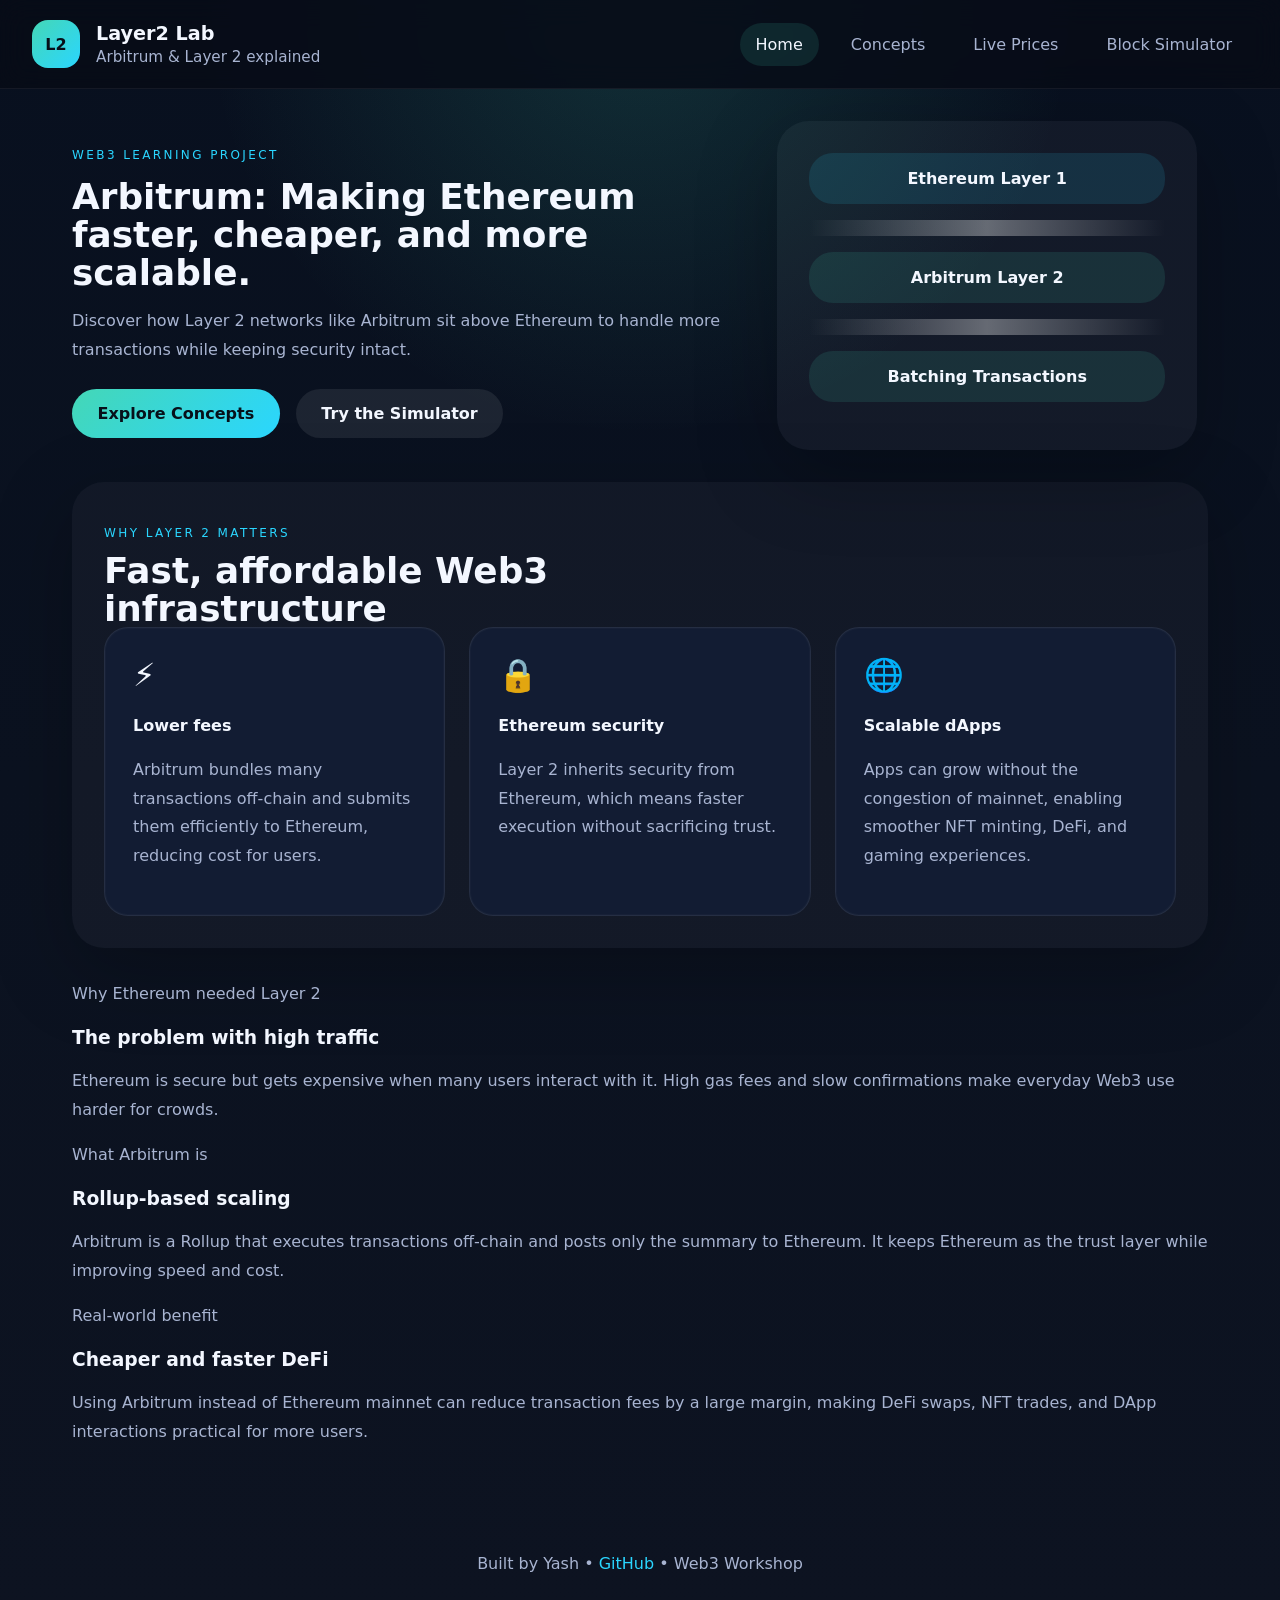
<file: index.html>
<!DOCTYPE html>
<html lang="en">
<head>
  <meta charset="UTF-8" />
  <meta name="viewport" content="width=device-width, initial-scale=1.0" />
  <title>Layer2 Lab — Arbitrum Explorer</title>
  <link rel="stylesheet" href="styles.css" />
  <script defer src="script.js"></script>
</head>
<body class="page-home">
  <header class="site-header">
    <div class="brand">
      <div class="brand-mark">L2</div>
      <div>
        <h1>Layer2 Lab</h1>
        <p>Arbitrum & Layer 2 explained</p>
      </div>
    </div>
    <nav class="site-nav">
      <a href="index.html" class="active">Home</a>
      <a href="concepts.html">Concepts</a>
      <a href="prices.html">Live Prices</a>
      <a href="simulator.html">Block Simulator</a>
    </nav>
  </header>

  <main>
    <section class="hero hero-arbitrum">
      <div class="hero-copy">
        <p class="eyebrow">Web3 Learning Project</p>
        <h2>Arbitrum: Making Ethereum faster, cheaper, and more scalable.</h2>
        <p>Discover how Layer 2 networks like Arbitrum sit above Ethereum to handle more transactions while keeping security intact.</p>
        <div class="hero-actions">
          <a href="concepts.html" class="button">Explore Concepts</a>
          <a href="simulator.html" class="button button-secondary">Try the Simulator</a>
        </div>
      </div>
      <div class="hero-graphic">
        <div class="block-visual">
          <div class="block block-primary">Ethereum Layer 1</div>
          <div class="chain-line"></div>
          <div class="block block-secondary">Arbitrum Layer 2</div>
          <div class="chain-line"></div>
          <div class="block block-secondary">Batching Transactions</div>
        </div>
      </div>
    </section>

    <section class="features">
      <div class="section-heading">
        <p class="eyebrow">Why Layer 2 matters</p>
        <h3>Fast, affordable Web3 infrastructure</h3>
      </div>
      <div class="feature-grid">
        <article class="feature-card">
          <div class="feature-icon">⚡</div>
          <h4>Lower fees</h4>
          <p>Arbitrum bundles many transactions off-chain and submits them efficiently to Ethereum, reducing cost for users.</p>
        </article>
        <article class="feature-card">
          <div class="feature-icon">🔒</div>
          <h4>Ethereum security</h4>
          <p>Layer 2 inherits security from Ethereum, which means faster execution without sacrificing trust.</p>
        </article>
        <article class="feature-card">
          <div class="feature-icon">🌐</div>
          <h4>Scalable dApps</h4>
          <p>Apps can grow without the congestion of mainnet, enabling smoother NFT minting, DeFi, and gaming experiences.</p>
        </article>
      </div>
    </section>

    <section class="content-block">
      <div class="content-split">
        <div>
          <p class="eyebrow">Why Ethereum needed Layer 2</p>
          <h3>The problem with high traffic</h3>
          <p>Ethereum is secure but gets expensive when many users interact with it. High gas fees and slow confirmations make everyday Web3 use harder for crowds.</p>
        </div>
        <div>
          <p class="eyebrow">What Arbitrum is</p>
          <h3>Rollup-based scaling</h3>
          <p>Arbitrum is a Rollup that executes transactions off-chain and posts only the summary to Ethereum. It keeps Ethereum as the trust layer while improving speed and cost.</p>
        </div>
        <div>
          <p class="eyebrow">Real-world benefit</p>
          <h3>Cheaper and faster DeFi</h3>
          <p>Using Arbitrum instead of Ethereum mainnet can reduce transaction fees by a large margin, making DeFi swaps, NFT trades, and DApp interactions practical for more users.</p>
        </div>
      </div>
    </section>
  </main>

  <footer class="site-footer">
    <p>Built by Yash • <a href="https://github.com/haresh" target="_blank" rel="noreferrer">GitHub</a> • Web3 Workshop</p>
  </footer>
</body>
</html>
</file>
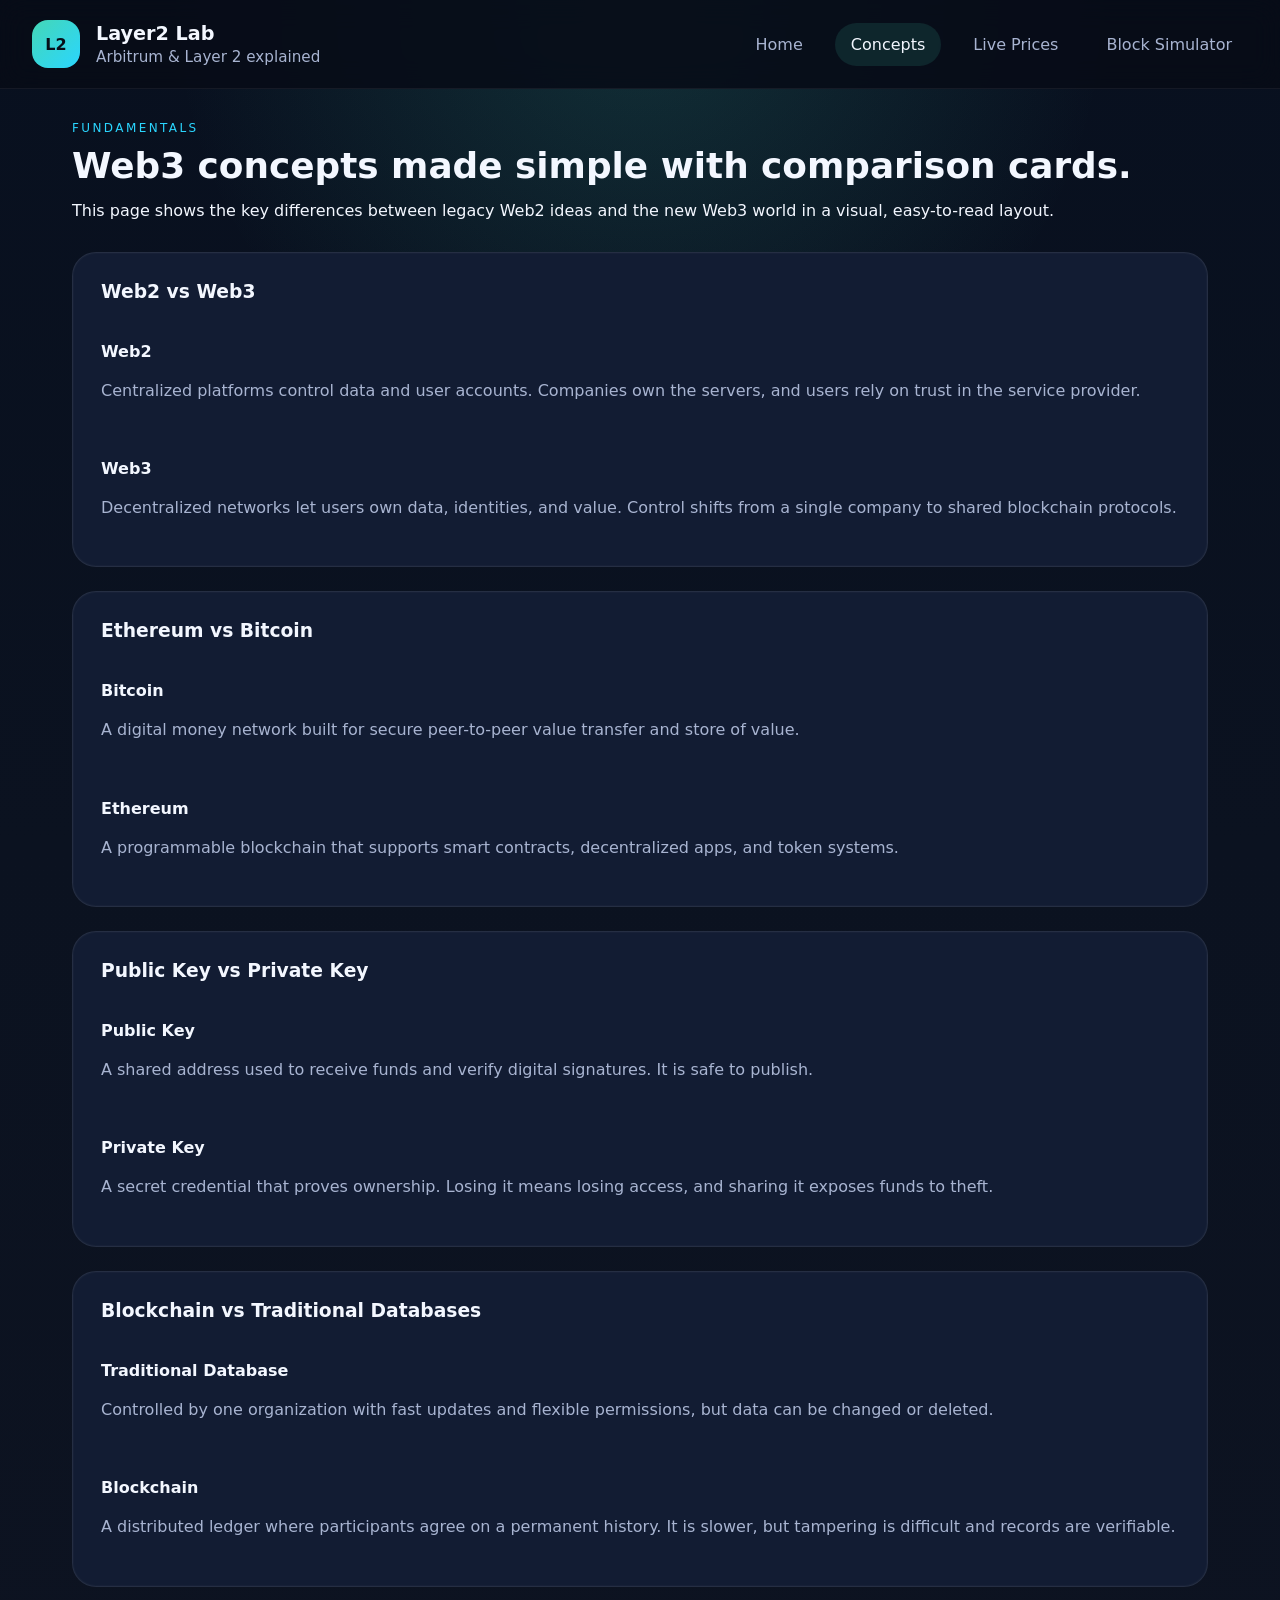
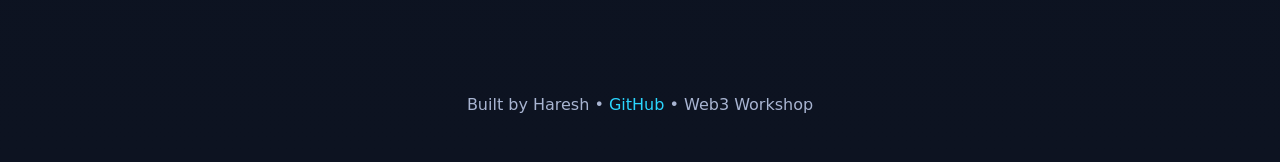
<file: concepts.html>
<!DOCTYPE html>
<html lang="en">
<head>
  <meta charset="UTF-8" />
  <meta name="viewport" content="width=device-width, initial-scale=1.0" />
  <title>Web3 Concepts — Layer2 Lab</title>
  <link rel="stylesheet" href="styles.css" />
  <script defer src="script.js"></script>
</head>
<body class="page-concepts">
  <header class="site-header">
    <div class="brand">
      <div class="brand-mark">L2</div>
      <div>
        <h1>Layer2 Lab</h1>
        <p>Arbitrum & Layer 2 explained</p>
      </div>
    </div>
    <nav class="site-nav">
      <a href="index.html">Home</a>
      <a href="concepts.html" class="active">Concepts</a>
      <a href="prices.html">Live Prices</a>
      <a href="simulator.html">Block Simulator</a>
    </nav>
  </header>

  <main>
    <section class="page-intro">
      <p class="eyebrow">Fundamentals</p>
      <h2>Web3 concepts made simple with comparison cards.</h2>
      <p>This page shows the key differences between legacy Web2 ideas and the new Web3 world in a visual, easy-to-read layout.</p>
    </section>

    <section class="concept-grid">
      <article class="concept-card">
        <h3>Web2 vs Web3</h3>
        <div class="concept-row">
          <div>
            <h4>Web2</h4>
            <p>Centralized platforms control data and user accounts. Companies own the servers, and users rely on trust in the service provider.</p>
          </div>
          <div>
            <h4>Web3</h4>
            <p>Decentralized networks let users own data, identities, and value. Control shifts from a single company to shared blockchain protocols.</p>
          </div>
        </div>
      </article>
      <article class="concept-card">
        <h3>Ethereum vs Bitcoin</h3>
        <div class="concept-row">
          <div>
            <h4>Bitcoin</h4>
            <p>A digital money network built for secure peer-to-peer value transfer and store of value.</p>
          </div>
          <div>
            <h4>Ethereum</h4>
            <p>A programmable blockchain that supports smart contracts, decentralized apps, and token systems.</p>
          </div>
        </div>
      </article>
      <article class="concept-card">
        <h3>Public Key vs Private Key</h3>
        <div class="concept-row">
          <div>
            <h4>Public Key</h4>
            <p>A shared address used to receive funds and verify digital signatures. It is safe to publish.</p>
          </div>
          <div>
            <h4>Private Key</h4>
            <p>A secret credential that proves ownership. Losing it means losing access, and sharing it exposes funds to theft.</p>
          </div>
        </div>
      </article>
      <article class="concept-card">
        <h3>Blockchain vs Traditional Databases</h3>
        <div class="concept-row">
          <div>
            <h4>Traditional Database</h4>
            <p>Controlled by one organization with fast updates and flexible permissions, but data can be changed or deleted.</p>
          </div>
          <div>
            <h4>Blockchain</h4>
            <p>A distributed ledger where participants agree on a permanent history. It is slower, but tampering is difficult and records are verifiable.</p>
          </div>
        </div>
      </article>
    </section>
  </main>

  <footer class="site-footer">
    <p>Built by Haresh • <a href="https://github.com/haresh" target="_blank" rel="noreferrer">GitHub</a> • Web3 Workshop</p>
  </footer>
</body>
</html>
</file>
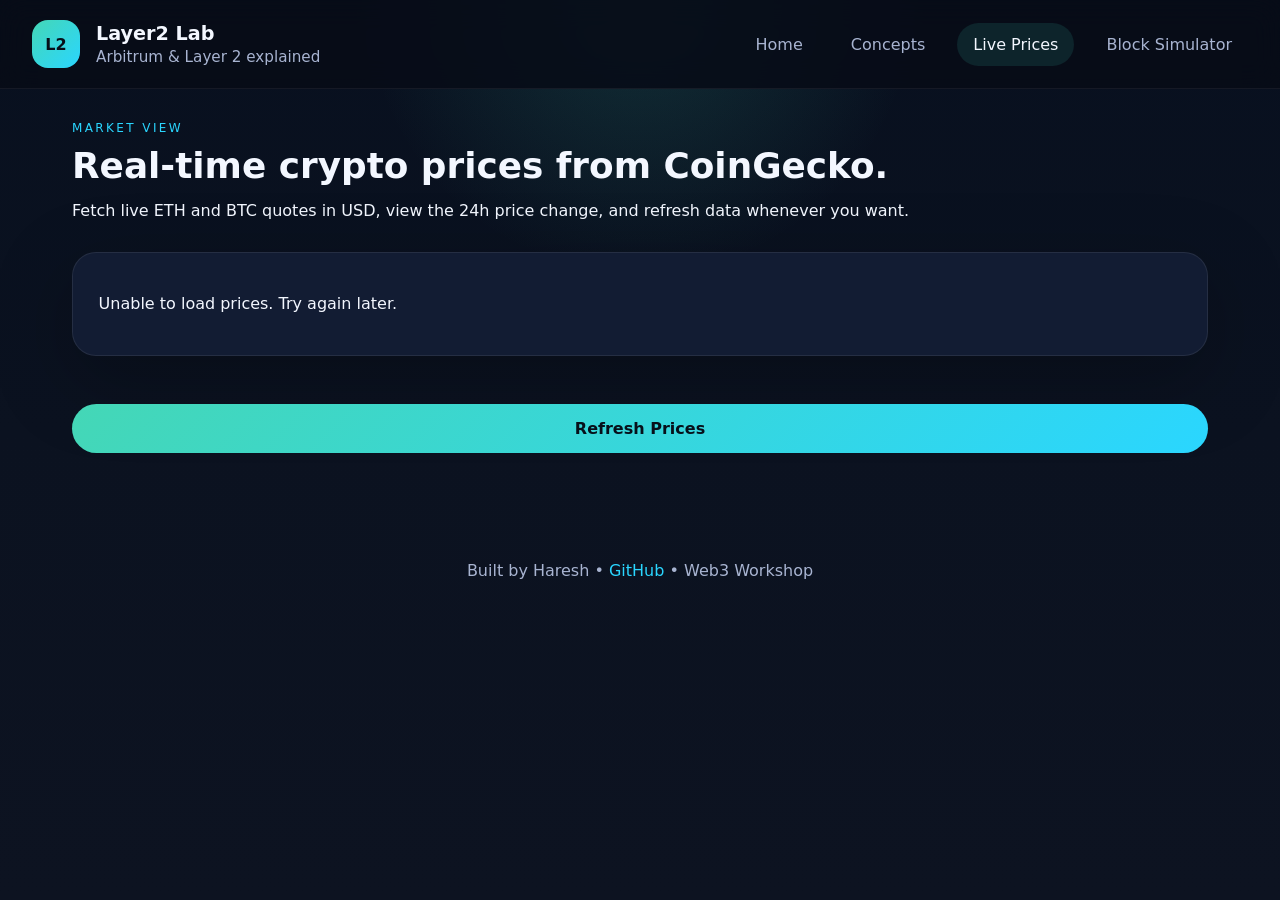
<file: prices.html>
<!DOCTYPE html>
<html lang="en">
<head>
  <meta charset="UTF-8" />
  <meta name="viewport" content="width=device-width, initial-scale=1.0" />
  <title>Live Prices — Layer2 Lab</title>
  <link rel="stylesheet" href="styles.css" />
  <script defer src="script.js"></script>
</head>
<body class="page-prices">
  <header class="site-header">
    <div class="brand">
      <div class="brand-mark">L2</div>
      <div>
        <h1>Layer2 Lab</h1>
        <p>Arbitrum & Layer 2 explained</p>
      </div>
    </div>
    <nav class="site-nav">
      <a href="index.html">Home</a>
      <a href="concepts.html">Concepts</a>
      <a href="prices.html" class="active">Live Prices</a>
      <a href="simulator.html">Block Simulator</a>
    </nav>
  </header>

  <main>
    <section class="page-intro">
      <p class="eyebrow">Market view</p>
      <h2>Real-time crypto prices from CoinGecko.</h2>
      <p>Fetch live ETH and BTC quotes in USD, view the 24h price change, and refresh data whenever you want.</p>
    </section>

    <section class="prices-panel">
      <div class="price-cards" id="price-cards">
        <div class="price-card placeholder">
          <p>Loading prices...</p>
        </div>
      </div>
      <button id="refresh-button" class="button">Refresh Prices</button>
    </section>
  </main>

  <footer class="site-footer">
    <p>Built by Haresh • <a href="https://github.com/haresh" target="_blank" rel="noreferrer">GitHub</a> • Web3 Workshop</p>
  </footer>
</body>
</html>
</file>
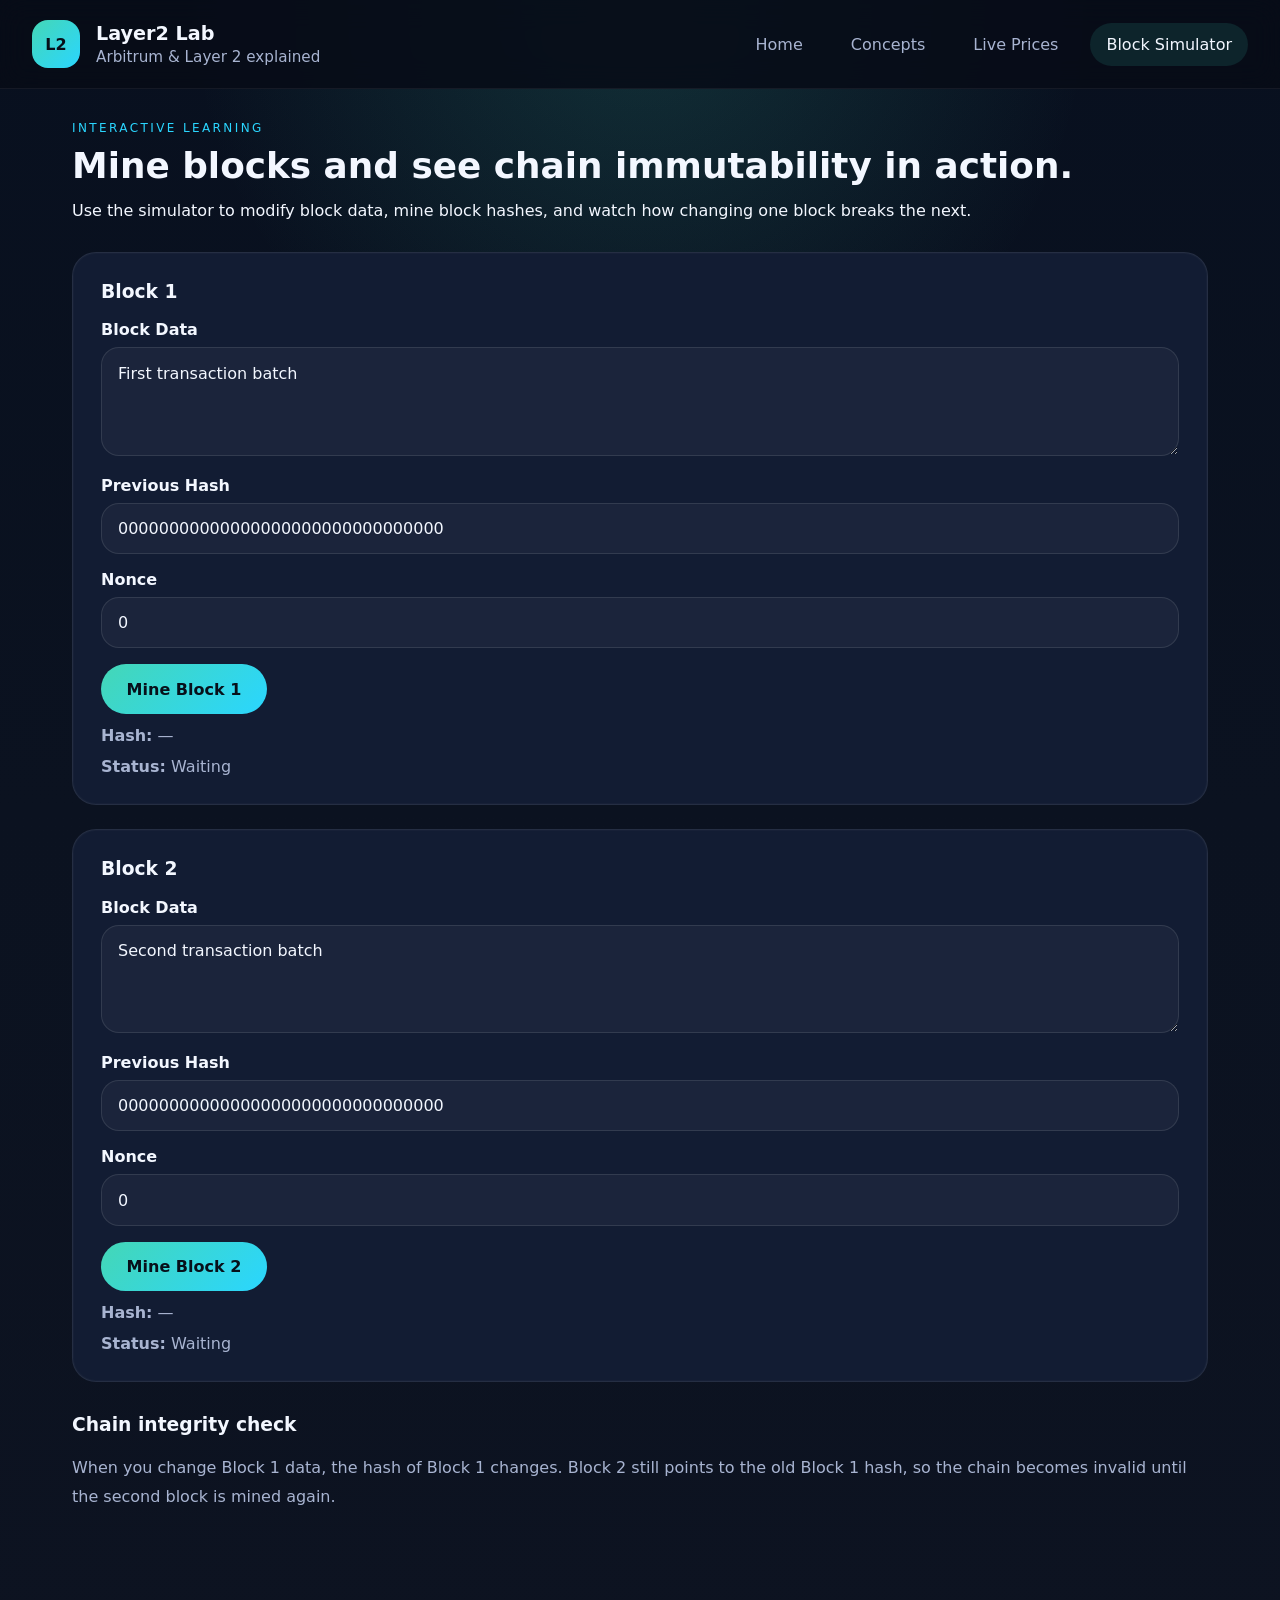
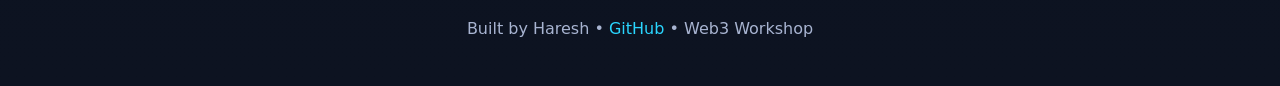
<file: simulator.html>
<!DOCTYPE html>
<html lang="en">
<head>
  <meta charset="UTF-8" />
  <meta name="viewport" content="width=device-width, initial-scale=1.0" />
  <title>Block Simulator — Layer2 Lab</title>
  <link rel="stylesheet" href="styles.css" />
  <script defer src="script.js"></script>
</head>
<body class="page-simulator">
  <header class="site-header">
    <div class="brand">
      <div class="brand-mark">L2</div>
      <div>
        <h1>Layer2 Lab</h1>
        <p>Arbitrum & Layer 2 explained</p>
      </div>
    </div>
    <nav class="site-nav">
      <a href="index.html">Home</a>
      <a href="concepts.html">Concepts</a>
      <a href="prices.html">Live Prices</a>
      <a href="simulator.html" class="active">Block Simulator</a>
    </nav>
  </header>

  <main>
    <section class="page-intro">
      <p class="eyebrow">Interactive learning</p>
      <h2>Mine blocks and see chain immutability in action.</h2>
      <p>Use the simulator to modify block data, mine block hashes, and watch how changing one block breaks the next.</p>
    </section>

    <section class="simulator-grid">
      <article class="simulator-card">
        <h3>Block 1</h3>
        <label>Block Data</label>
        <textarea id="block1-data" rows="4">First transaction batch</textarea>
        <label>Previous Hash</label>
        <input id="block1-prev" type="text" value="00000000000000000000000000000000" readonly />
        <label>Nonce</label>
        <input id="block1-nonce" type="number" value="0" min="0" />
        <button id="block1-mine" class="button">Mine Block 1</button>
        <div class="simulator-result">
          <p><strong>Hash:</strong> <span id="block1-hash">—</span></p>
          <p><strong>Status:</strong> <span id="block1-status">Waiting</span></p>
        </div>
      </article>

      <article class="simulator-card">
        <h3>Block 2</h3>
        <label>Block Data</label>
        <textarea id="block2-data" rows="4">Second transaction batch</textarea>
        <label>Previous Hash</label>
        <input id="block2-prev" type="text" readonly />
        <label>Nonce</label>
        <input id="block2-nonce" type="number" value="0" min="0" />
        <button id="block2-mine" class="button">Mine Block 2</button>
        <div class="simulator-result">
          <p><strong>Hash:</strong> <span id="block2-hash">—</span></p>
          <p><strong>Status:</strong> <span id="block2-status">Waiting</span></p>
        </div>
      </article>
    </section>

    <section class="content-block">
      <div>
        <h3>Chain integrity check</h3>
        <p>When you change Block 1 data, the hash of Block 1 changes. Block 2 still points to the old Block 1 hash, so the chain becomes invalid until the second block is mined again.</p>
      </div>
    </section>
  </main>

  <footer class="site-footer">
    <p>Built by Haresh • <a href="https://github.com/haresh" target="_blank" rel="noreferrer">GitHub</a> • Web3 Workshop</p>
  </footer>
</body>
</html>
</file>
<file: styles.css>
:root {
  --bg: #0b1220;
  --surface: #121c33;
  --surface-alt: #17233f;
  --text: #f3f7ff;
  --muted: #a8b4d1;
  --accent: #44d7b6;
  --accent-strong: #2ad6ff;
  --danger: #ff6b6b;
  --border: rgba(255, 255, 255, 0.08);
  --shadow: 0 24px 80px rgba(0, 0, 0, 0.25);
  font-family: Inter, system-ui, -apple-system, BlinkMacSystemFont, "Segoe UI", sans-serif;
}

* {
  box-sizing: border-box;
}

body {
  margin: 0;
  min-height: 100vh;
  background: radial-gradient(circle at top, rgba(68, 215, 182, 0.16), transparent 25%),
    linear-gradient(180deg, #08101f 0%, #0b1220 48%, #0d1321 100%);
  color: var(--text);
}

img {
  max-width: 100%;
}

button,
input,
textarea,
a {
  font: inherit;
}

a {
  color: var(--accent-strong);
  text-decoration: none;
}

.site-header {
  display: flex;
  justify-content: space-between;
  align-items: center;
  gap: 2rem;
  padding: 1.25rem 2rem;
  position: sticky;
  top: 0;
  z-index: 20;
  background: rgba(7, 12, 23, 0.88);
  backdrop-filter: blur(14px);
  border-bottom: 1px solid rgba(255, 255, 255, 0.06);
}

.brand {
  display: flex;
  align-items: center;
  gap: 1rem;
}

.brand-mark {
  width: 3rem;
  height: 3rem;
  border-radius: 16px;
  background: linear-gradient(135deg, var(--accent), var(--accent-strong));
  display: grid;
  place-items: center;
  font-weight: 800;
  color: #07101a;
}

.brand h1 {
  margin: 0;
  font-size: 1.2rem;
}

.brand p {
  margin: 0.15rem 0 0;
  color: var(--muted);
  font-size: 0.95rem;
}

.site-nav {
  display: flex;
  flex-wrap: wrap;
  gap: 1rem;
}

.site-nav a {
  color: var(--muted);
  padding: 0.75rem 1rem;
  border-radius: 999px;
  transition: background 0.2s ease, color 0.2s ease;
}

.site-nav a:hover,
.site-nav a.active {
  color: var(--text);
  background: rgba(68, 215, 182, 0.12);
}

main {
  padding: 0 2rem 2.5rem;
  max-width: 1200px;
  margin: 0 auto;
}

.hero,
.page-intro,
.content-block,
.features,
.prices-panel,
.simulator-grid,
.concept-grid {
  margin: 2rem 0;
}

.hero {
  display: grid;
  grid-template-columns: 1.2fr 0.8fr;
  gap: 2rem;
  align-items: center;
}

.hero-copy .eyebrow,
.section-heading .eyebrow,
.page-intro .eyebrow {
  text-transform: uppercase;
  letter-spacing: 0.2em;
  color: var(--accent-strong);
  font-size: 0.75rem;
  margin-bottom: 0.75rem;
}

.hero-copy h2,
.page-intro h2,
.section-heading h3 {
  margin: 0;
  font-size: clamp(2rem, 2.8vw, 3rem);
  line-height: 1.05;
}

.hero-copy p,
.content-block p,
.feature-card p,
.concept-card p {
  color: var(--muted);
  line-height: 1.8;
}

.hero-actions {
  display: flex;
  flex-wrap: wrap;
  gap: 1rem;
  margin-top: 1.5rem;
}

.button {
  display: inline-flex;
  align-items: center;
  justify-content: center;
  padding: 0.95rem 1.6rem;
  border-radius: 999px;
  border: none;
  cursor: pointer;
  background: linear-gradient(135deg, var(--accent), var(--accent-strong));
  color: #07101a;
  font-weight: 700;
  transition: transform 0.2s ease, filter 0.2s ease;
}

.button:hover {
  transform: translateY(-1px);
}

.button-secondary {
  background: rgba(255, 255, 255, 0.08);
  color: var(--text);
}

.hero-graphic {
  display: grid;
  place-items: center;
}

.block-visual {
  width: 100%;
  max-width: 420px;
  padding: 2rem;
  border-radius: 32px;
  background: rgba(255, 255, 255, 0.04);
  box-shadow: var(--shadow);
}

.block {
  padding: 1rem 1.25rem;
  border-radius: 24px;
  text-align: center;
  font-weight: 700;
}

.block-primary {
  background: rgba(42, 214, 255, 0.12);
  margin-bottom: 1rem;
}

.block-secondary {
  background: rgba(68, 215, 182, 0.12);
  margin-bottom: 1rem;
}

.chain-line {
  height: 1rem;
  width: 100%;
  background: linear-gradient(90deg, transparent, rgba(255, 255, 255, 0.35), transparent);
  margin: 0.5rem 0 1rem;
}

.features {
  padding: 2rem;
  border-radius: 32px;
  background: rgba(255, 255, 255, 0.03);
  box-shadow: var(--shadow);
}

.section-heading {
  max-width: 40rem;
}

.feature-grid,
.concept-grid,
.simulator-grid {
  display: grid;
  gap: 1.5rem;
}

.feature-card,
.concept-card,
.simulator-card {
  background: var(--surface);
  border: 1px solid var(--border);
  border-radius: 24px;
  padding: 1.75rem;
  box-shadow: inset 0 0 0 1px rgba(255, 255, 255, 0.02);
}

.feature-grid {
  grid-template-columns: repeat(3, minmax(0, 1fr));
}

.feature-icon {
  font-size: 2rem;
  margin-bottom: 1rem;
}

.concept-card h3,
.simulator-card h3 {
  margin-top: 0;
}

.concept-row {
  display: grid;
  gap: 1rem;
  margin-top: 1rem;
}

.concept-row h4 {
  margin-bottom: 0.5rem;
}

.price-cards {
  display: grid;
  grid-template-columns: repeat(auto-fit, minmax(240px, 1fr));
  gap: 1.5rem;
  margin-bottom: 1.5rem;
}

.price-card,
.placeholder {
  background: var(--surface);
  border: 1px solid var(--border);
  border-radius: 24px;
  padding: 1.6rem;
  box-shadow: var(--shadow);
}

.price-card h3 {
  margin: 0 0 1rem;
}

.price-value {
  display: flex;
  align-items: baseline;
  gap: 0.75rem;
  font-size: 2rem;
  margin: 1rem 0;
}

.price-change {
  display: inline-flex;
  align-items: center;
  gap: 0.4rem;
  font-weight: 700;
}

.price-change.positive {
  color: #7af78d;
}

.price-change.negative {
  color: #ff8a8a;
}

.prices-panel {
  display: flex;
  flex-direction: column;
  gap: 1.5rem;
}

input[type="text"],
input[type="number"],
textarea {
  width: 100%;
  border-radius: 18px;
  border: 1px solid rgba(255, 255, 255, 0.1);
  background: rgba(255, 255, 255, 0.04);
  color: var(--text);
  padding: 0.95rem 1rem;
  margin-top: 0.5rem;
}

textarea {
  resize: vertical;
}

label {
  display: block;
  margin-top: 1rem;
  font-weight: 600;
  color: var(--text);
}

.simulator-card button {
  margin-top: 1rem;
}

.simulator-result p {
  margin: 0.75rem 0 0;
  color: var(--muted);
}

.site-footer {
  text-align: center;
  padding: 1.25rem 2rem 2rem;
  color: var(--muted);
}

@media (max-width: 900px) {
  .hero {
    grid-template-columns: 1fr;
  }

  .feature-grid,
  .concept-grid {
    grid-template-columns: 1fr;
  }
}

@media (max-width: 640px) {
  .site-header {
    flex-direction: column;
    align-items: stretch;
  }

  .site-nav {
    justify-content: center;
  }
}
</file>
